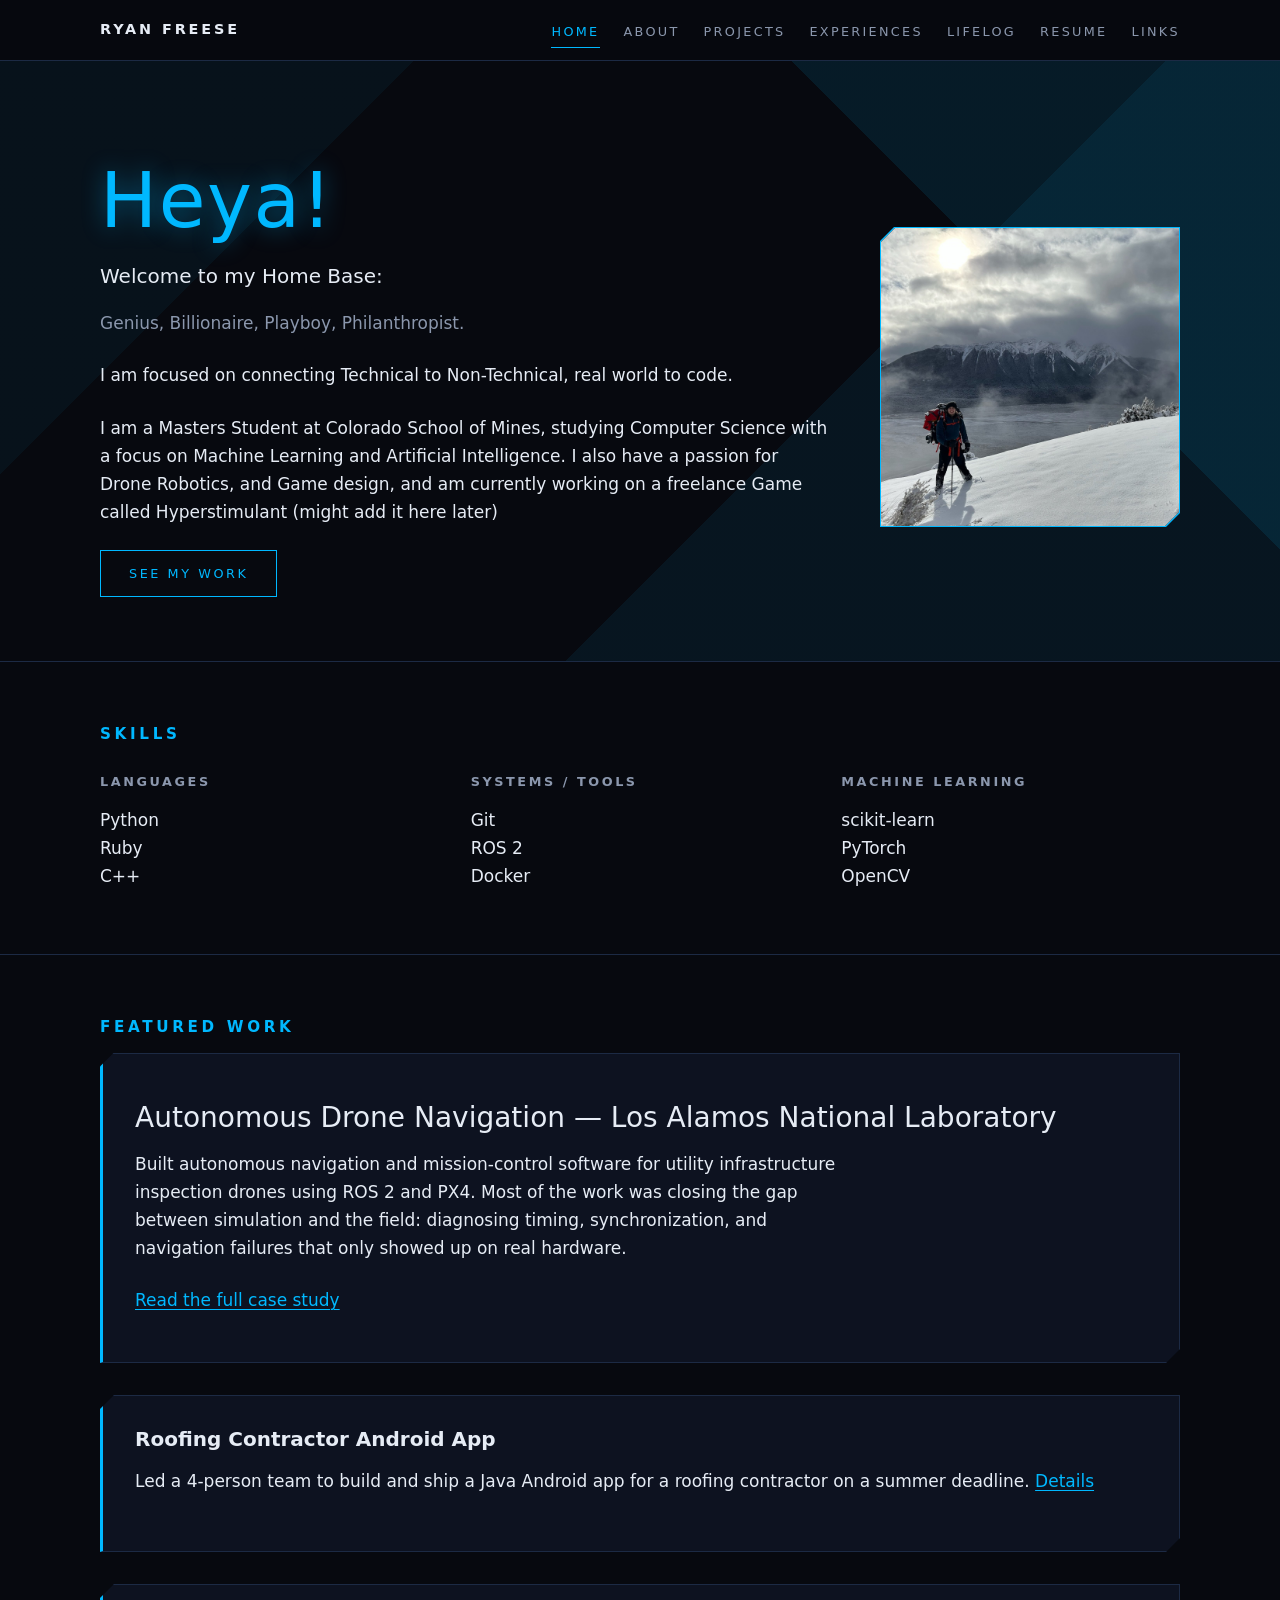
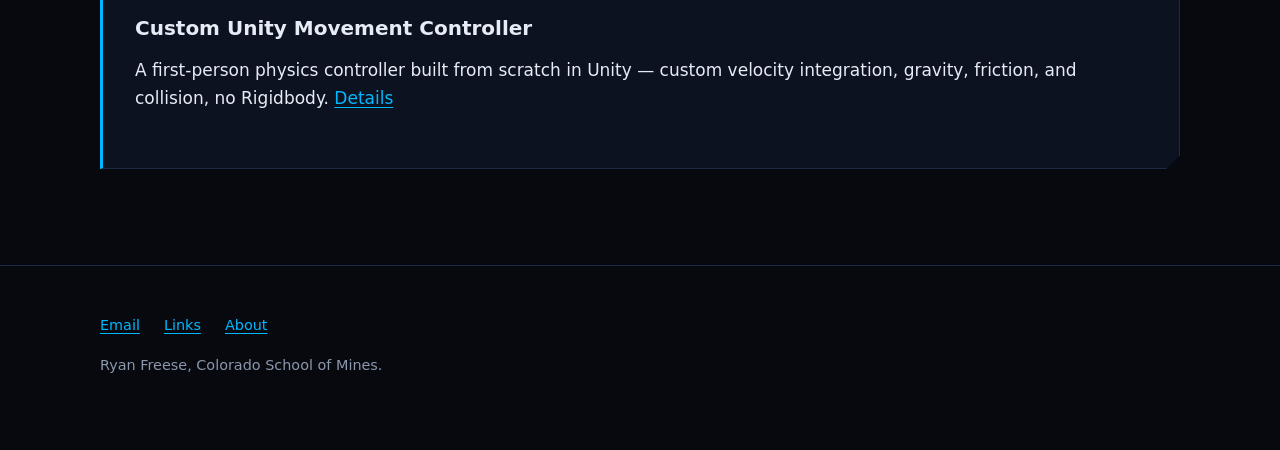
<file: index.html>
<!doctype html>
<html lang="en">
<head>
  <meta charset="utf-8">
  <meta name="viewport" content="width=device-width, initial-scale=1">
  <title>Ryan Freese</title>
  <meta name="description" content="Ryan Freese, computer science master's student. Projects, skills and a lifelog.">
  <link rel="stylesheet" href="style.css">
</head>
<body>

  <header class="site-header">
    <div class="wrap">
      <a class="brand" href="index.html">Ryan Freese</a>
      <nav aria-label="Main">
        <ul class="nav">
          <li><a href="index.html" aria-current="page">Home</a></li>
          <li><a href="about.html">About</a></li>
          <li><a href="projects/">Projects</a></li>
          <li><a href="experiences/">Experiences</a></li>
          <li><a href="lifelog/">Lifelog</a></li>
          <li><a href="resume/">Resume</a></li>
          <li><a href="links/">Links</a></li>
        </ul>
      </nav>
    </div>
  </header>

  <main>
    <section class="hero">
      <div class="wrap">
        <div>
          <h1><span>Heya!</span></h1>
          <p class="lead">Welcome to my Home Base:</p>
          <p class="intro">
            Genius, Billionaire, Playboy, Philanthropist.
          </p>
          <p>
            I am focused on connecting Technical to Non-Technical, real world to code. 
          </p>
          <p>
            I am a Masters Student at Colorado School of Mines, studying Computer Science with a focus on Machine Learning and Artificial Intelligence. I also have a passion for Drone Robotics, and Game design, and am currently working on a freelance Game called Hyperstimulant (might add it here later)
          </p>
          <a class="btn" href="projects/">See my work</a>
        </div>
        <div class="portrait">
          <div><img src="imago/Main%20Image.jpg" alt="Ryan Freese"></div>
        </div>
      </div>
    </section>

    <section class="section" id="skills">
      <div class="wrap">
        <h2>Skills</h2>

        <div class="skill-lists">
          <div>
            <h3>Languages</h3>
            <p>Python<br>Ruby<br>C++</p>
          </div>
          <div>
            <h3>Systems / Tools</h3>
            <p>Git<br>ROS 2<br>Docker</p>
          </div>
          <div>
            <h3>Machine Learning</h3>
            <p>scikit-learn<br>PyTorch<br>OpenCV</p>
          </div>
        </div>
      </div>
    </section>

    <section class="section" id="work">
      <div class="wrap">
        <h2>Featured work</h2>

        <article class="case case--major">
          <h3>Autonomous Drone Navigation — Los Alamos National Laboratory</h3>
          <p class="prose">Built autonomous navigation and mission-control software for utility infrastructure inspection drones using ROS 2 and PX4. Most of the work was closing the gap between simulation and the field: diagnosing timing, synchronization, and navigation failures that only showed up on real hardware.</p>
          <a href="projects/">Read the full case study</a>
        </article>

        <article class="case case--minor">
          <h3>Roofing Contractor Android App</h3>
          <p>Led a 4-person team to build and ship a Java Android app for a roofing contractor on a summer deadline. <a href="projects/">Details</a></p>
        </article>

        <article class="case case--minor">
          <h3>Custom Unity Movement Controller</h3>
          <p>A first-person physics controller built from scratch in Unity — custom velocity integration, gravity, friction, and collision, no Rigidbody. <a href="projects/">Details</a></p>
        </article>
      </div>
    </section>
  </main>

  <footer class="site-footer">
    <div class="wrap">
      <ul>
        <li><a href="mailto:rfreese@mines.edu">Email</a></li>
        <li><a href="links/">Links</a></li>
        <li><a href="about.html">About</a></li>
      </ul>
      <p>Ryan Freese, Colorado School of Mines.</p>
    </div>
  </footer>

</body>
</html>
</file>
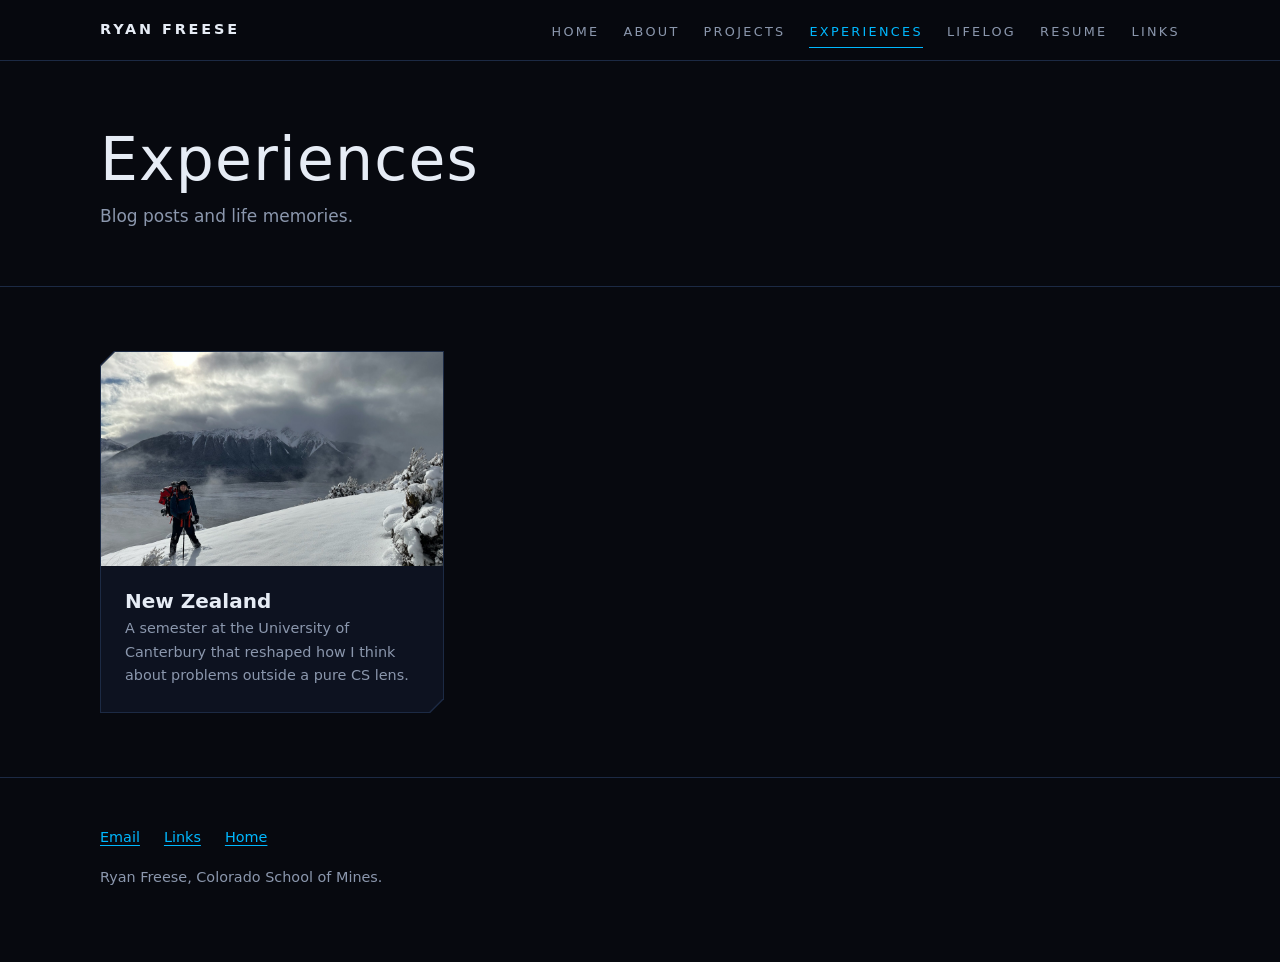
<file: experiences/index.html>
<!doctype html>
<html lang="en">
<head>
  <meta charset="utf-8">
  <meta name="viewport" content="width=device-width, initial-scale=1">
  <title>Experiences | Ryan Freese</title>
  <link rel="stylesheet" href="../style.css">
</head>
<body>

  <header class="site-header">
    <div class="wrap">
      <a class="brand" href="../index.html">Ryan Freese</a>
      <nav aria-label="Main">
        <ul class="nav">
          <li><a href="../index.html">Home</a></li>
          <li><a href="../about.html">About</a></li>
          <li><a href="../projects/">Projects</a></li>
          <li><a href="../experiences/" aria-current="page">Experiences</a></li>
          <li><a href="../lifelog/">Lifelog</a></li>
          <li><a href="../resume/">Resume</a></li>
          <li><a href="../links/">Links</a></li>
        </ul>
      </nav>
    </div>
  </header>

  <main>
    <div class="page-title">
      <div class="wrap">
        <h1>Experiences</h1>
        <p class="muted">Blog posts and life memories.</p>
      </div>
    </div>

    <section class="section">
      <div class="wrap">

        <!--
          HOW TO ADD A NEW POST (no coding needed, no need for Claude):

          1. Duplicate experiences/TEMPLATE-post.html and rename the COPY,
             lowercase with dashes, no spaces — e.g. spring-break-nz.html.
          2. Open your new file and replace every [FILL IN] spot: title,
             quick description, photo file name, and the actual post text.
          3. Drop your photo into experiences/images/ and point the
             <img src="images/..."> at that file name (in both the new
             post file AND the card you add in step 4).
          4. Copy ONE card block below — everything from <a class="exp-card"
             down to its closing </a> — paste it above this comment, then
             edit its href, photo, title and description to match your
             new post.

          That's the whole workflow. Nothing else needs to change.
        -->

        <div class="exp-grid">

          <a class="exp-card" href="new-zealand.html">
            <div class="exp-card__inner">
              <div class="exp-card__media"><img src="../imago/Main%20Image.jpg" alt=""></div>
              <div class="exp-card__body">
                <h3>New Zealand</h3>
                <p>A semester at the University of Canterbury that reshaped how I think about problems outside a pure CS lens.</p>
              </div>
            </div>
          </a>

        </div>

      </div>
    </section>
  </main>

  <footer class="site-footer">
    <div class="wrap">
      <ul>
        <li><a href="mailto:rfreese@mines.edu">Email</a></li>
        <li><a href="../links/">Links</a></li>
        <li><a href="../index.html">Home</a></li>
      </ul>
      <p>Ryan Freese, Colorado School of Mines.</p>
    </div>
  </footer>

</body>
</html>
</file>
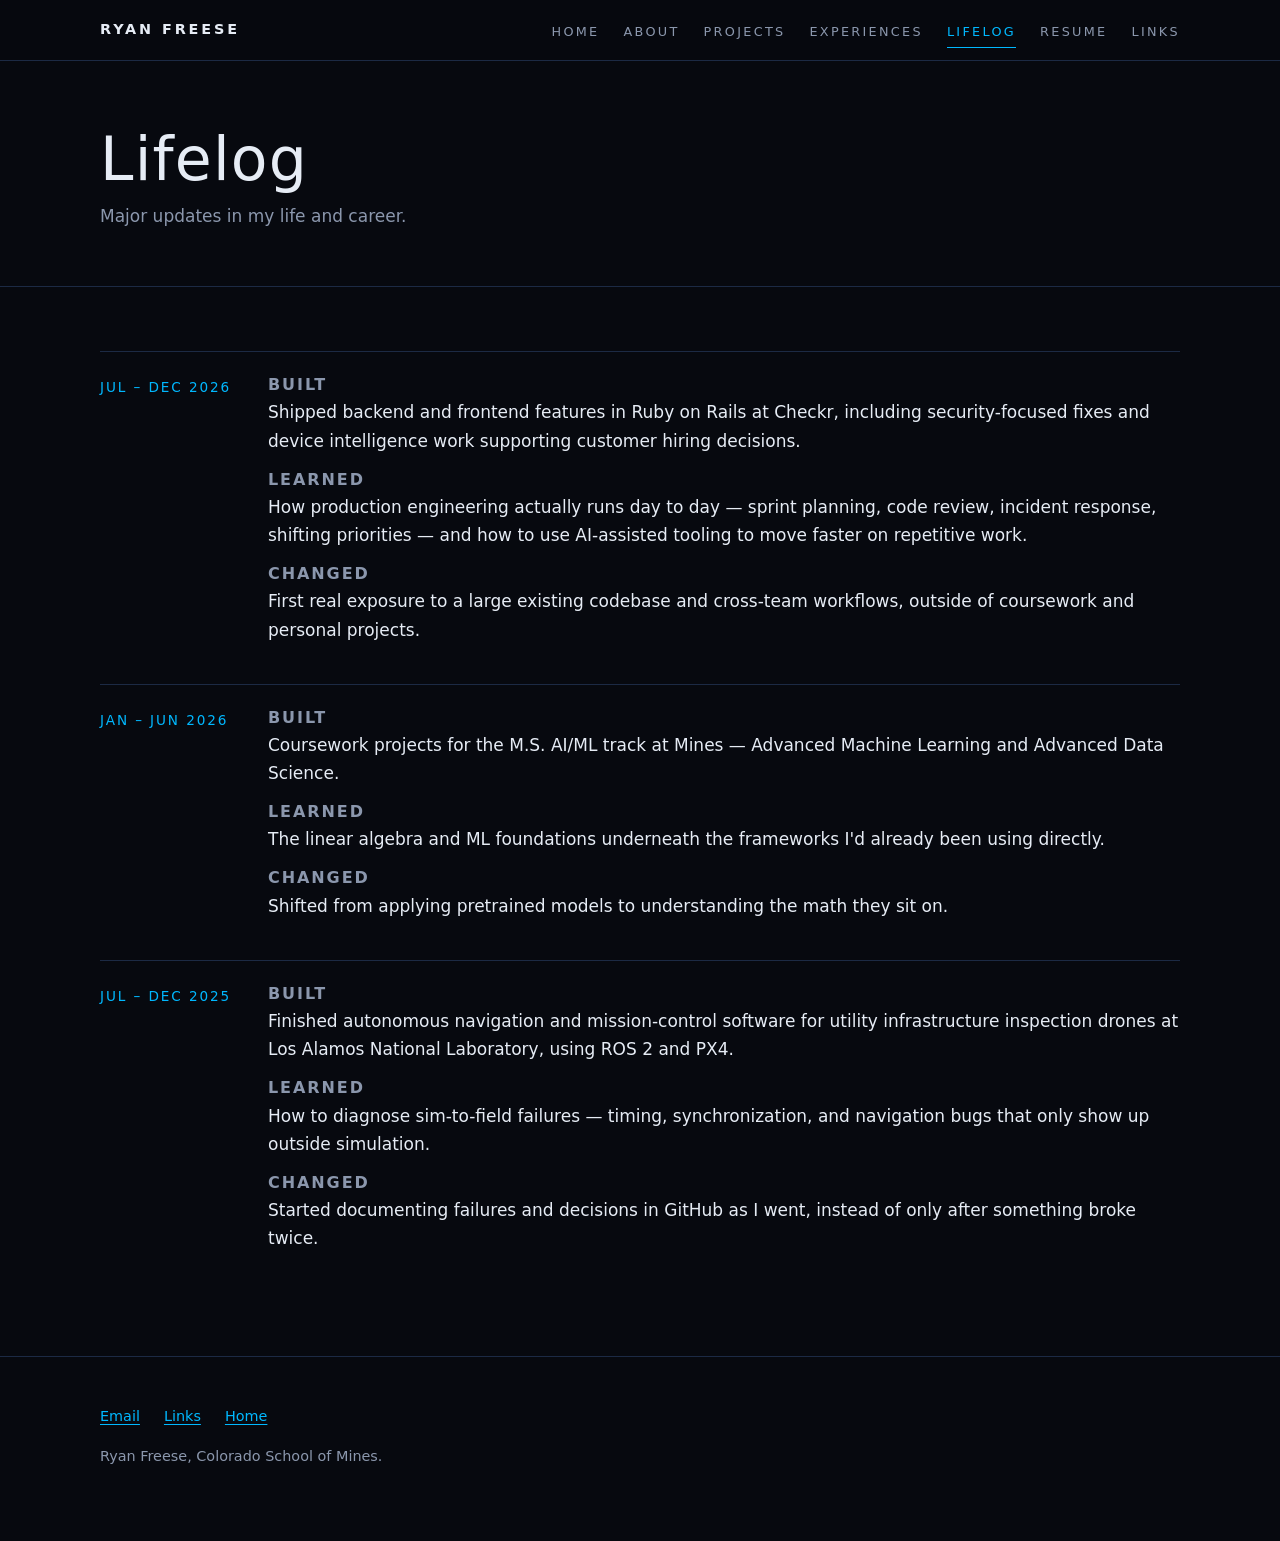
<file: lifelog/index.html>
<!doctype html>
<html lang="en">
<head>
  <meta charset="utf-8">
  <meta name="viewport" content="width=device-width, initial-scale=1">
  <title>Lifelog | Ryan Freese</title>
  <link rel="stylesheet" href="../style.css">
</head>
<body>

  <header class="site-header">
    <div class="wrap">
      <a class="brand" href="../index.html">Ryan Freese</a>
      <nav aria-label="Main">
        <ul class="nav">
          <li><a href="../index.html">Home</a></li>
          <li><a href="../about.html">About</a></li>
          <li><a href="../projects/">Projects</a></li>
          <li><a href="../experiences/">Experiences</a></li>
          <li><a href="../lifelog/" aria-current="page">Lifelog</a></li>
          <li><a href="../resume/">Resume</a></li>
          <li><a href="../links/">Links</a></li>
        </ul>
      </nav>
    </div>
  </header>

  <main>
    <div class="page-title">
      <div class="wrap">
        <h1>Lifelog</h1>
        <p class="muted">Major updates in my life and career.</p>
      </div>
    </div>

    <section class="section">
      <div class="wrap">

        <article class="log-entry">
          <time datetime="2026-07">Jul – Dec 2026</time>
          <div>
            <h3>Built</h3><p>Shipped backend and frontend features in Ruby on Rails at Checkr, including security-focused fixes and device intelligence work supporting customer hiring decisions.</p>
            <h3>Learned</h3><p>How production engineering actually runs day to day — sprint planning, code review, incident response, shifting priorities — and how to use AI-assisted tooling to move faster on repetitive work.</p>
            <h3>Changed</h3><p>First real exposure to a large existing codebase and cross-team workflows, outside of coursework and personal projects.</p>
          </div>
        </article>

        <article class="log-entry">
          <time datetime="2026-01">Jan – Jun 2026</time>
          <div>
            <h3>Built</h3><p>Coursework projects for the M.S. AI/ML track at Mines — Advanced Machine Learning and Advanced Data Science.</p>
            <h3>Learned</h3><p>The linear algebra and ML foundations underneath the frameworks I'd already been using directly.</p>
            <h3>Changed</h3><p>Shifted from applying pretrained models to understanding the math they sit on.</p>
          </div>
        </article>

        <article class="log-entry">
          <time datetime="2025-07">Jul – Dec 2025</time>
          <div>
            <h3>Built</h3><p>Finished autonomous navigation and mission-control software for utility infrastructure inspection drones at Los Alamos National Laboratory, using ROS 2 and PX4.</p>
            <h3>Learned</h3><p>How to diagnose sim-to-field failures — timing, synchronization, and navigation bugs that only show up outside simulation.</p>
            <h3>Changed</h3><p>Started documenting failures and decisions in GitHub as I went, instead of only after something broke twice.</p>
          </div>
        </article>

      </div>
    </section>
  </main>

  <footer class="site-footer">
    <div class="wrap">
      <ul>
        <li><a href="mailto:rfreese@mines.edu">Email</a></li>
        <li><a href="../links/">Links</a></li>
        <li><a href="../index.html">Home</a></li>
      </ul>
      <p>Ryan Freese, Colorado School of Mines.</p>
    </div>
  </footer>

</body>
</html>
</file>
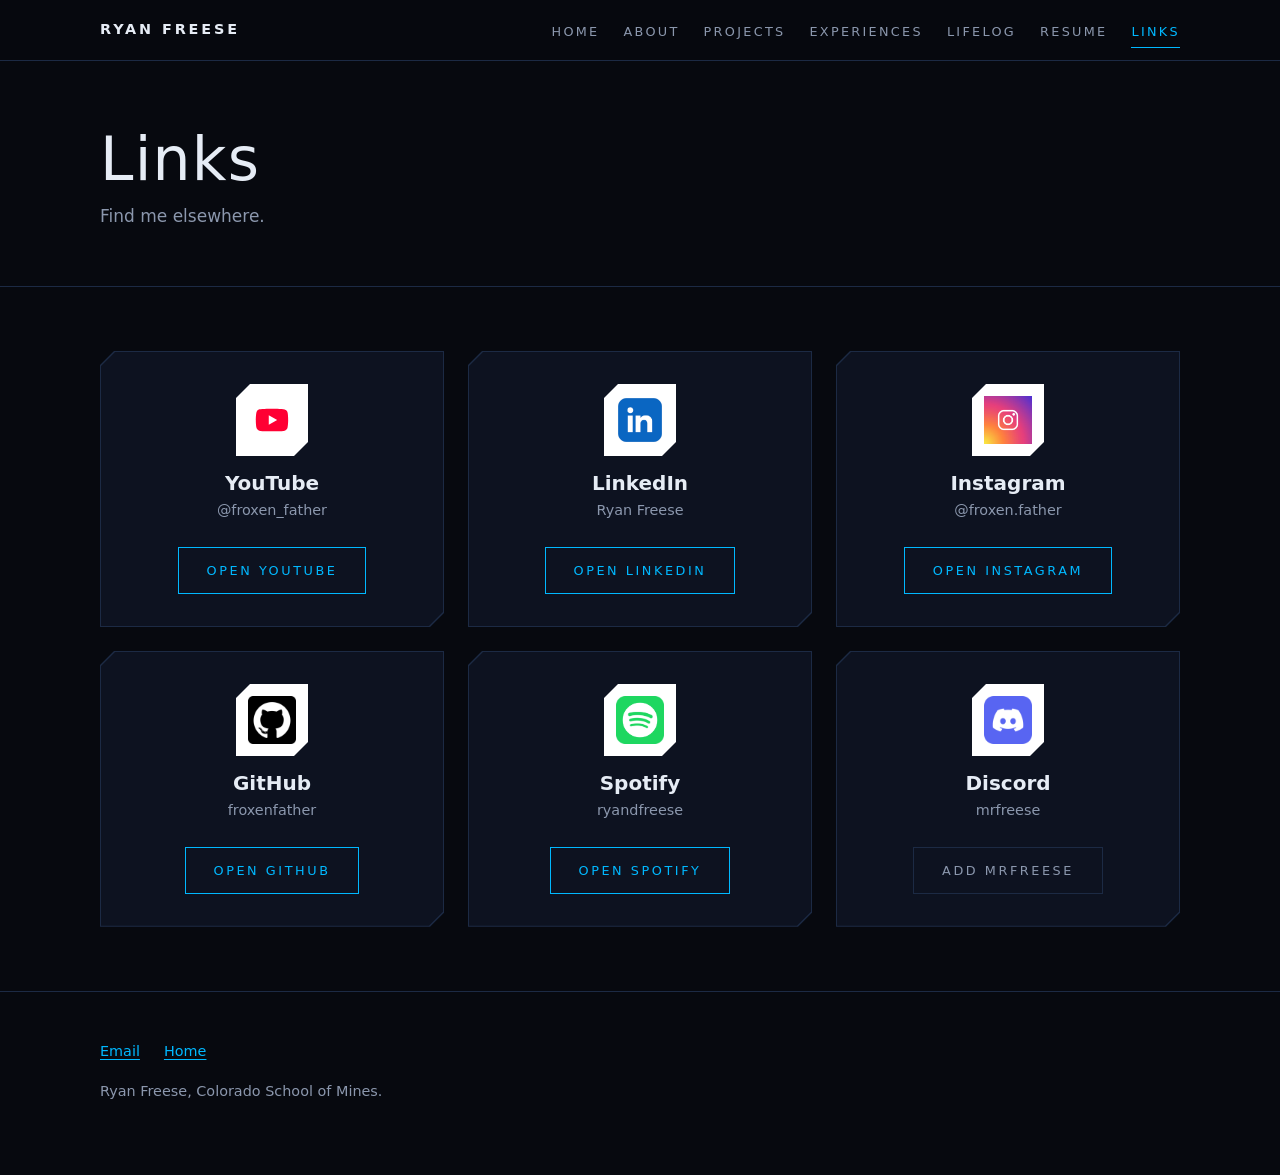
<file: links/index.html>
<!doctype html>
<html lang="en">
<head>
  <meta charset="utf-8">
  <meta name="viewport" content="width=device-width, initial-scale=1">
  <title>Links | Ryan Freese</title>
  <link rel="stylesheet" href="../style.css">
</head>
<body>

  <header class="site-header">
    <div class="wrap">
      <a class="brand" href="../index.html">Ryan Freese</a>
      <nav aria-label="Main">
        <ul class="nav">
          <li><a href="../index.html">Home</a></li>
          <li><a href="../about.html">About</a></li>
          <li><a href="../projects/">Projects</a></li>
          <li><a href="../experiences/">Experiences</a></li>
          <li><a href="../lifelog/">Lifelog</a></li>
          <li><a href="../resume/">Resume</a></li>
          <li><a href="../links/" aria-current="page">Links</a></li>
        </ul>
      </nav>
    </div>
  </header>

  <main>
    <div class="page-title">
      <div class="wrap">
        <h1>Links</h1>
        <p class="muted">Find me elsewhere.</p>
      </div>
    </div>

    <section class="section">
      <div class="wrap">
        <ul class="links-grid">

          <li class="link-card"><div>
            <div class="logo" aria-hidden="true"><img src="../imago/Youtube.svg" alt=""></div>
            <h3>YouTube</h3>
            <p class="muted">@froxen_father</p>
            <a class="btn" href="https://www.youtube.com/@froxen_father">Open YouTube</a>
          </div></li>

          <li class="link-card"><div>
            <div class="logo" aria-hidden="true"><img src="../imago/linkedin.avif" alt=""></div>
            <h3>LinkedIn</h3>
            <p class="muted">Ryan Freese</p>
            <a class="btn" href="https://www.linkedin.com/in/ryan-freese-b9702a249/">Open LinkedIn</a>
          </div></li>

          <li class="link-card"><div>
            <div class="logo" aria-hidden="true"><img src="../imago/instagram-logo_1199-122.avif" alt=""></div>
            <h3>Instagram</h3>
            <p class="muted">@froxen.father</p>
            <a class="btn" href="https://www.instagram.com/froxen.father/">Open Instagram</a>
          </div></li>

          <li class="link-card"><div>
            <div class="logo" aria-hidden="true"><img src="../imago/gitbuh.png" alt=""></div>
            <h3>GitHub</h3>
            <p class="muted">froxenfather</p>
            <a class="btn" href="https://github.com/froxenfather">Open GitHub</a>
          </div></li>

          <li class="link-card"><div>
            <div class="logo" aria-hidden="true"><img src="../imago/spotiufy.png" alt=""></div>
            <h3>Spotify</h3>
            <p class="muted">ryandfreese</p>
            <a class="btn" href="https://open.spotify.com/user/ryandfreese">Open Spotify</a>
          </div></li>

          <li class="link-card"><div>
            <div class="logo" aria-hidden="true"><img src="../imago/discord.webp" alt=""></div>
            <h3>Discord</h3>
            <p class="muted">mrfreese</p>
            <span class="btn" aria-disabled="true">Add mrfreese</span>
          </div></li>

        </ul>
      </div>
    </section>
  </main>

  <footer class="site-footer">
    <div class="wrap">
      <ul>
        <li><a href="mailto:rfreese@mines.edu">Email</a></li>
        <li><a href="../index.html">Home</a></li>
      </ul>
      <p>Ryan Freese, Colorado School of Mines.</p>
    </div>
  </footer>

</body>
</html>
</file>
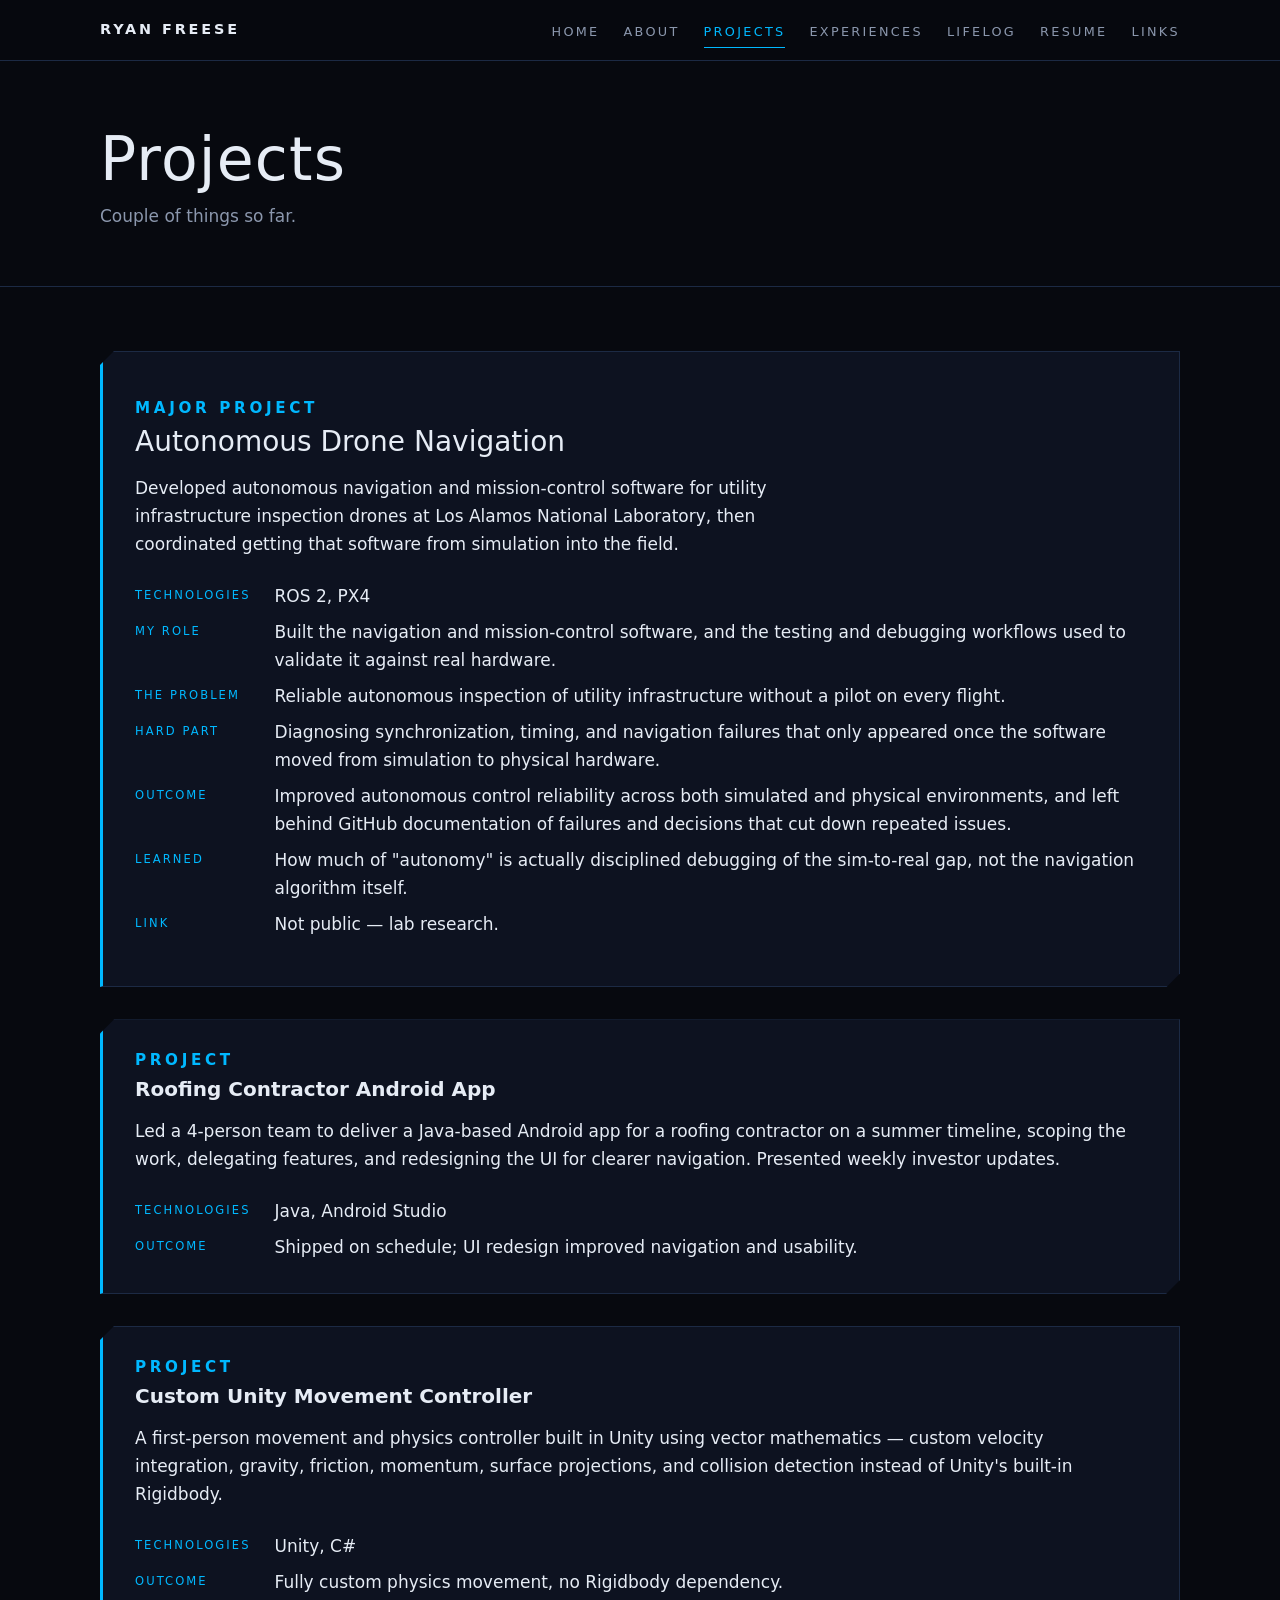
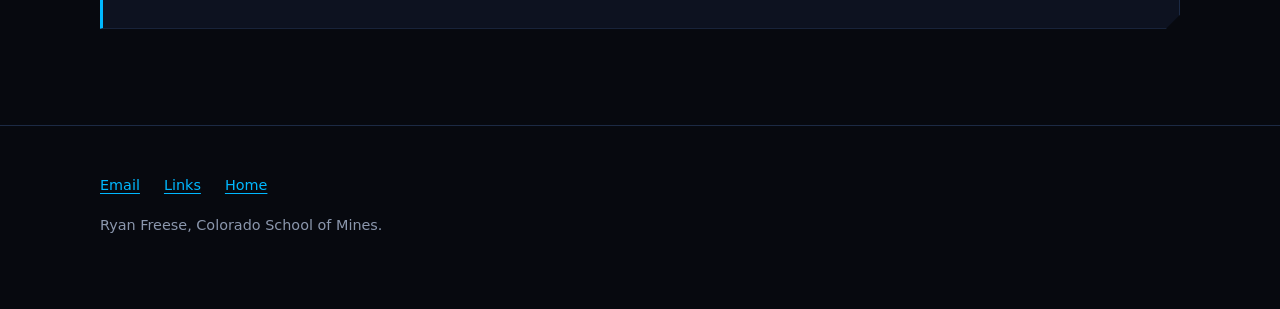
<file: projects/index.html>
<!doctype html>
<html lang="en">
<head>
  <meta charset="utf-8">
  <meta name="viewport" content="width=device-width, initial-scale=1">
  <title>Projects | Ryan Freese</title>
  <link rel="stylesheet" href="../style.css">
</head>
<body>

  <header class="site-header">
    <div class="wrap">
      <a class="brand" href="../index.html">Ryan Freese</a>
      <nav aria-label="Main">
        <ul class="nav">
          <li><a href="../index.html">Home</a></li>
          <li><a href="../about.html">About</a></li>
          <li><a href="../projects/" aria-current="page">Projects</a></li>
          <li><a href="../experiences/">Experiences</a></li>
          <li><a href="../lifelog/">Lifelog</a></li>
          <li><a href="../resume/">Resume</a></li>
          <li><a href="../links/">Links</a></li>
        </ul>
      </nav>
    </div>
  </header>

  <main>
    <div class="page-title">
      <div class="wrap">
        <h1>Projects</h1>
        <p class="muted">Couple of things so far.</p>
      </div>
    </div>

    <section class="section">
      <div class="wrap">

        <article class="case case--major">
          <h2>Major project</h2>
          <h3>Autonomous Drone Navigation</h3>
          <p class="prose">Developed autonomous navigation and mission-control software for utility infrastructure inspection drones at Los Alamos National Laboratory, then coordinated getting that software from simulation into the field.</p>
          <dl>
            <dt>Technologies</dt><dd>ROS 2, PX4</dd>
            <dt>My role</dt><dd>Built the navigation and mission-control software, and the testing and debugging workflows used to validate it against real hardware.</dd>
            <dt>The problem</dt><dd>Reliable autonomous inspection of utility infrastructure without a pilot on every flight.</dd>
            <dt>Hard part</dt><dd>Diagnosing synchronization, timing, and navigation failures that only appeared once the software moved from simulation to physical hardware.</dd>
            <dt>Outcome</dt><dd>Improved autonomous control reliability across both simulated and physical environments, and left behind GitHub documentation of failures and decisions that cut down repeated issues.</dd>
            <dt>Learned</dt><dd>How much of "autonomy" is actually disciplined debugging of the sim-to-real gap, not the navigation algorithm itself.</dd>
            <dt>Link</dt><dd>Not public — lab research.</dd>
          </dl>
        </article>

        <article class="case case--minor">
          <h2>Project</h2>
          <h3>Roofing Contractor Android App</h3>
          <p>Led a 4-person team to deliver a Java-based Android app for a roofing contractor on a summer timeline, scoping the work, delegating features, and redesigning the UI for clearer navigation. Presented weekly investor updates.</p>
          <dl>
            <dt>Technologies</dt><dd>Java, Android Studio</dd>
            <dt>Outcome</dt><dd>Shipped on schedule; UI redesign improved navigation and usability.</dd>
          </dl>
        </article>

        <article class="case case--minor">
          <h2>Project</h2>
          <h3>Custom Unity Movement Controller</h3>
          <p>A first-person movement and physics controller built in Unity using vector mathematics — custom velocity integration, gravity, friction, momentum, surface projections, and collision detection instead of Unity's built-in Rigidbody.</p>
          <dl>
            <dt>Technologies</dt><dd>Unity, C#</dd>
            <dt>Outcome</dt><dd>Fully custom physics movement, no Rigidbody dependency.</dd>
          </dl>
        </article>

      </div>
    </section>
  </main>

  <footer class="site-footer">
    <div class="wrap">
      <ul>
        <li><a href="mailto:rfreese@mines.edu">Email</a></li>
        <li><a href="../links/">Links</a></li>
        <li><a href="../index.html">Home</a></li>
      </ul>
      <p>Ryan Freese, Colorado School of Mines.</p>
    </div>
  </footer>

</body>
</html>
</file>
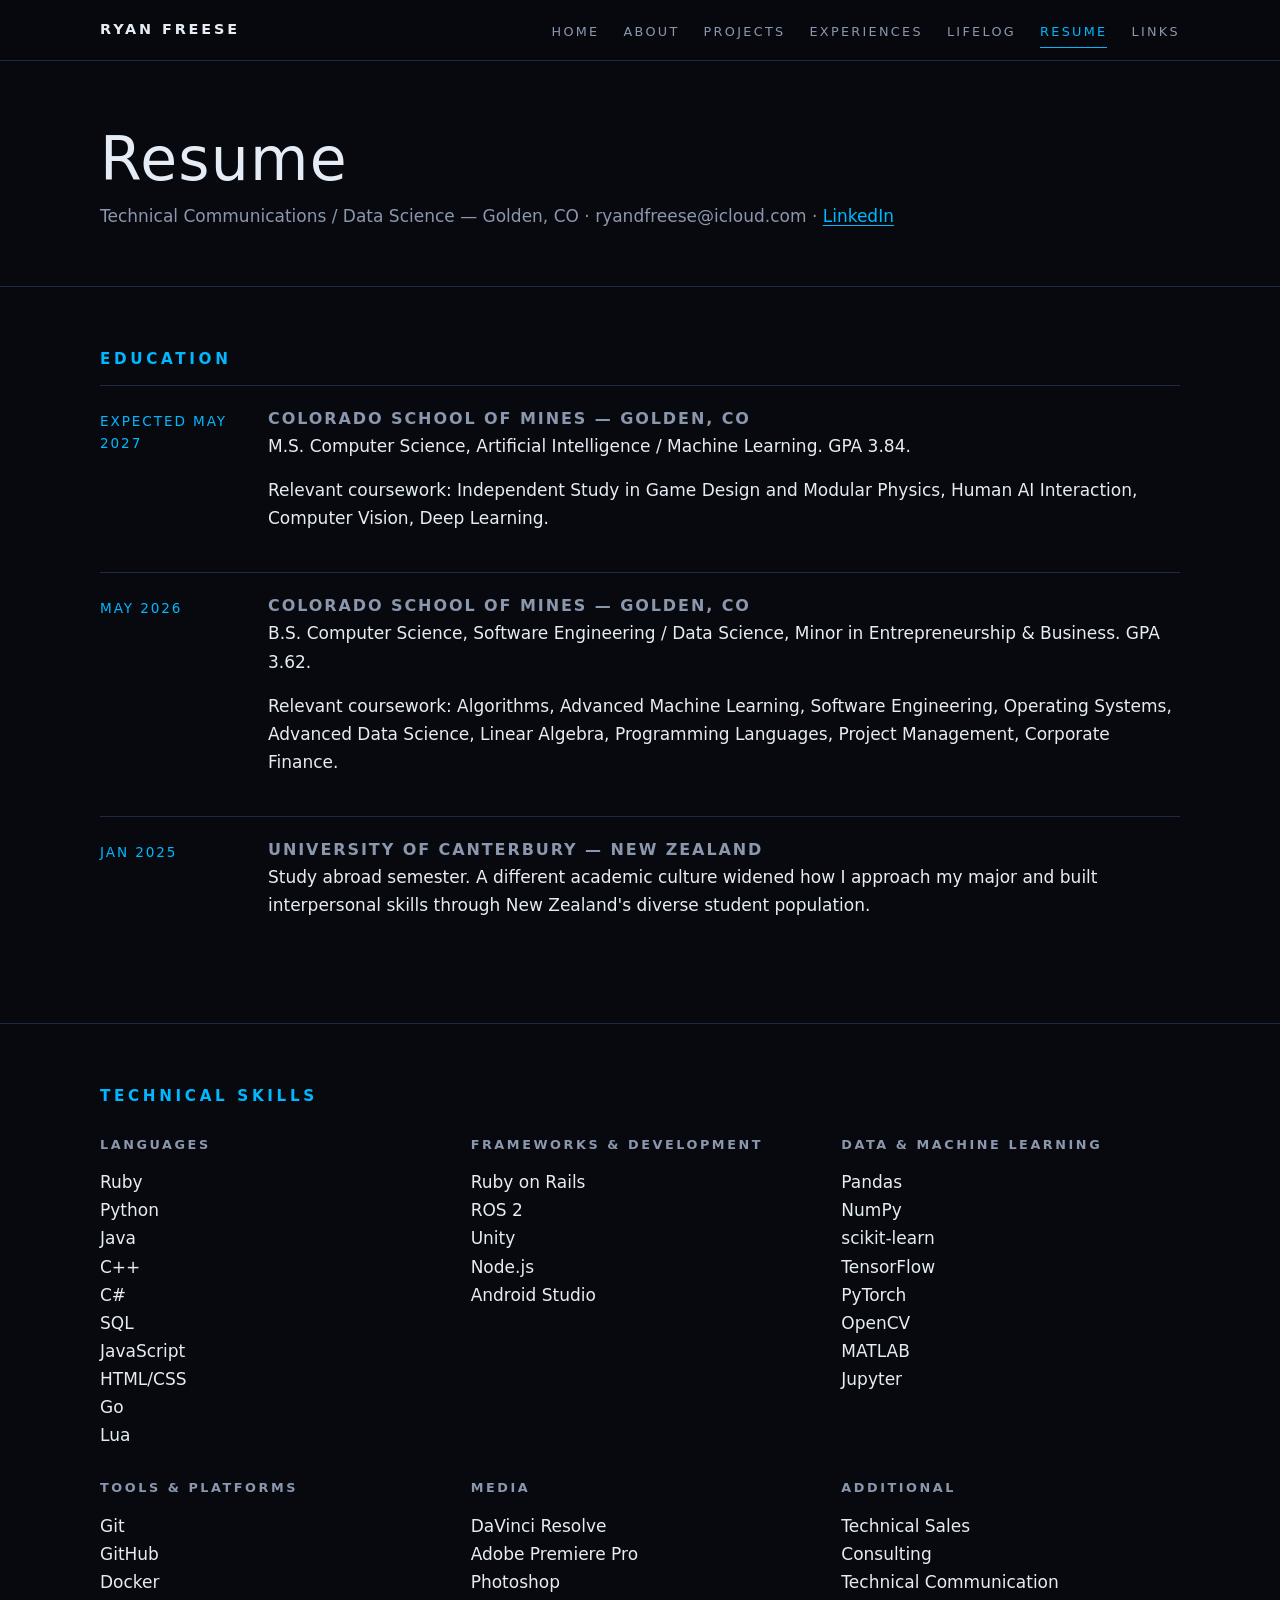
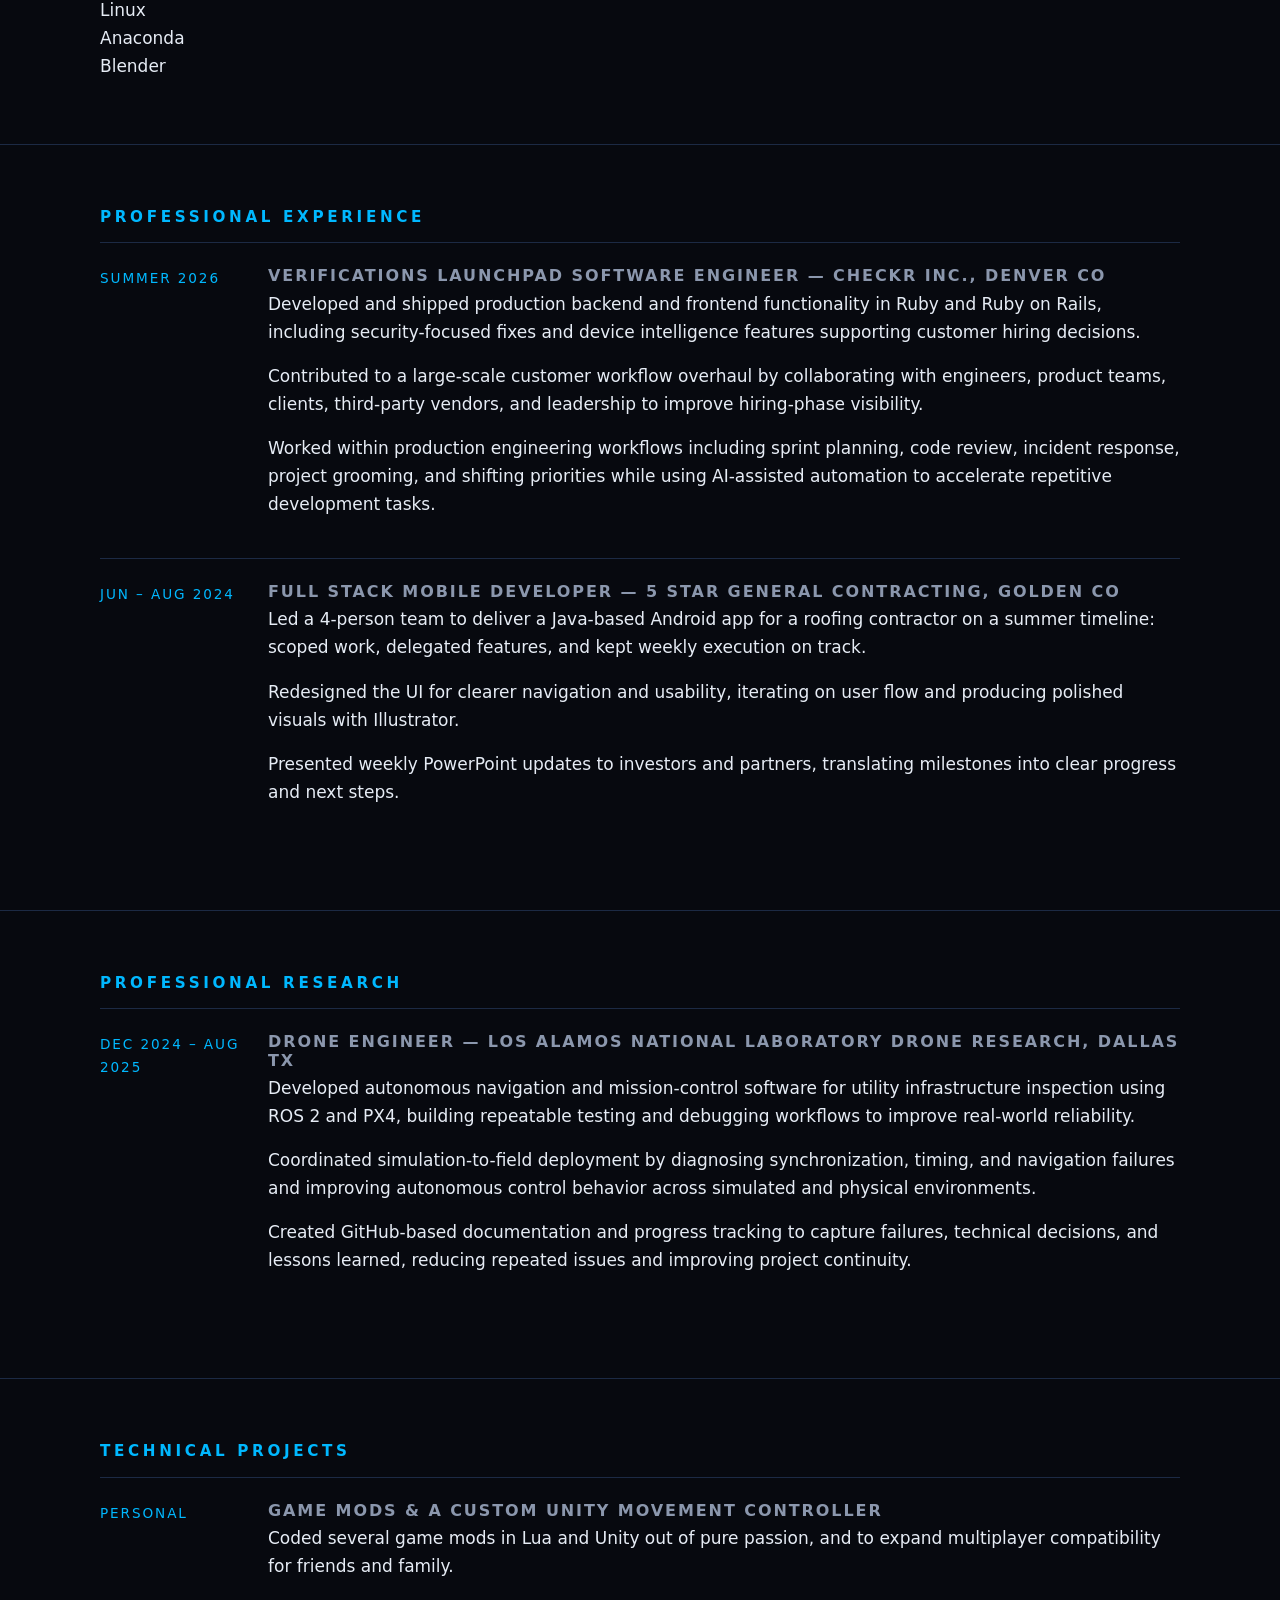
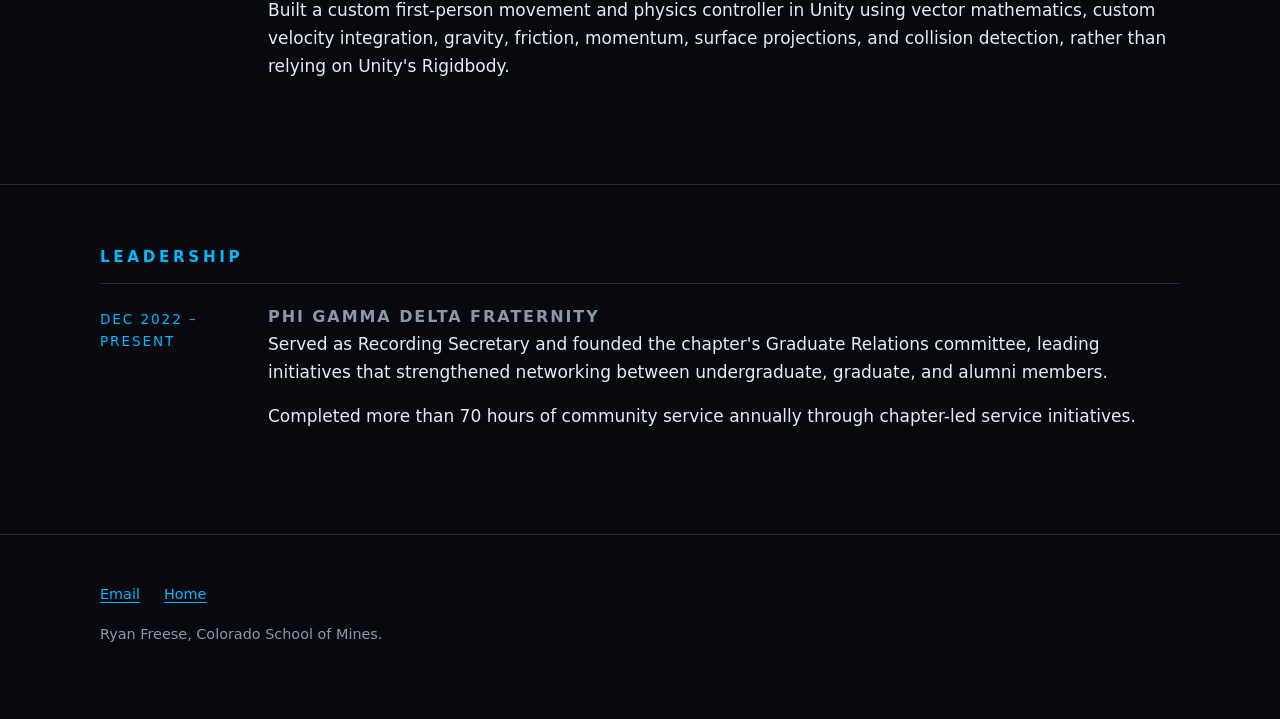
<file: resume/index.html>
<!doctype html>
<html lang="en">
<head>
  <meta charset="utf-8">
  <meta name="viewport" content="width=device-width, initial-scale=1">
  <title>Resume | Ryan Freese</title>
  <link rel="stylesheet" href="../style.css">
</head>
<body>

  <header class="site-header">
    <div class="wrap">
      <a class="brand" href="../index.html">Ryan Freese</a>
      <nav aria-label="Main">
        <ul class="nav">
          <li><a href="../index.html">Home</a></li>
          <li><a href="../about.html">About</a></li>
          <li><a href="../projects/">Projects</a></li>
          <li><a href="../experiences/">Experiences</a></li>
          <li><a href="../lifelog/">Lifelog</a></li>
          <li><a href="../resume/" aria-current="page">Resume</a></li>
          <li><a href="../links/">Links</a></li>
        </ul>
      </nav>
    </div>
  </header>

  <main>
    <div class="page-title">
      <div class="wrap">
        <h1>Resume</h1>
        <p class="muted">Technical Communications / Data Science — Golden, CO · ryandfreese@icloud.com · <a href="https://www.linkedin.com/in/ryan-freese-b9702a249/">LinkedIn</a></p>
      </div>
    </div>

    <section class="section">
      <div class="wrap">
        <h2>Education</h2>

        <article class="log-entry">
          <time>Expected May 2027</time>
          <div>
            <h3>Colorado School of Mines — Golden, CO</h3>
            <p>M.S. Computer Science, Artificial Intelligence / Machine Learning. GPA 3.84.</p>
            <p>Relevant coursework: Independent Study in Game Design and Modular Physics, Human AI Interaction, Computer Vision, Deep Learning.</p>
          </div>
        </article>

        <article class="log-entry">
          <time>May 2026</time>
          <div>
            <h3>Colorado School of Mines — Golden, CO</h3>
            <p>B.S. Computer Science, Software Engineering / Data Science, Minor in Entrepreneurship &amp; Business. GPA 3.62.</p>
            <p>Relevant coursework: Algorithms, Advanced Machine Learning, Software Engineering, Operating Systems, Advanced Data Science, Linear Algebra, Programming Languages, Project Management, Corporate Finance.</p>
          </div>
        </article>

        <article class="log-entry">
          <time>Jan 2025</time>
          <div>
            <h3>University of Canterbury — New Zealand</h3>
            <p>Study abroad semester. A different academic culture widened how I approach my major and built interpersonal skills through New Zealand's diverse student population.</p>
          </div>
        </article>
      </div>
    </section>

    <section class="section">
      <div class="wrap">
        <h2>Technical skills</h2>
        <div class="skill-lists">
          <div>
            <h3>Languages</h3>
            <p>Ruby<br>Python<br>Java<br>C++<br>C#<br>SQL<br>JavaScript<br>HTML/CSS<br>Go<br>Lua</p>
          </div>
          <div>
            <h3>Frameworks &amp; Development</h3>
            <p>Ruby on Rails<br>ROS 2<br>Unity<br>Node.js<br>Android Studio</p>
          </div>
          <div>
            <h3>Data &amp; Machine Learning</h3>
            <p>Pandas<br>NumPy<br>scikit-learn<br>TensorFlow<br>PyTorch<br>OpenCV<br>MATLAB<br>Jupyter</p>
          </div>
          <div>
            <h3>Tools &amp; Platforms</h3>
            <p>Git<br>GitHub<br>Docker<br>Linux<br>Anaconda<br>Blender</p>
          </div>
          <div>
            <h3>Media</h3>
            <p>DaVinci Resolve<br>Adobe Premiere Pro<br>Photoshop</p>
          </div>
          <div>
            <h3>Additional</h3>
            <p>Technical Sales<br>Consulting<br>Technical Communication</p>
          </div>
        </div>
      </div>
    </section>

    <section class="section">
      <div class="wrap">
        <h2>Professional experience</h2>

        <article class="log-entry">
          <time>Summer 2026</time>
          <div>
            <h3>Verifications Launchpad Software Engineer — Checkr Inc., Denver CO</h3>
            <p>Developed and shipped production backend and frontend functionality in Ruby and Ruby on Rails, including security-focused fixes and device intelligence features supporting customer hiring decisions.</p>
            <p>Contributed to a large-scale customer workflow overhaul by collaborating with engineers, product teams, clients, third-party vendors, and leadership to improve hiring-phase visibility.</p>
            <p>Worked within production engineering workflows including sprint planning, code review, incident response, project grooming, and shifting priorities while using AI-assisted automation to accelerate repetitive development tasks.</p>
          </div>
        </article>

        <article class="log-entry">
          <time>Jun – Aug 2024</time>
          <div>
            <h3>Full Stack Mobile Developer — 5 Star General Contracting, Golden CO</h3>
            <p>Led a 4-person team to deliver a Java-based Android app for a roofing contractor on a summer timeline: scoped work, delegated features, and kept weekly execution on track.</p>
            <p>Redesigned the UI for clearer navigation and usability, iterating on user flow and producing polished visuals with Illustrator.</p>
            <p>Presented weekly PowerPoint updates to investors and partners, translating milestones into clear progress and next steps.</p>
          </div>
        </article>
      </div>
    </section>

    <section class="section">
      <div class="wrap">
        <h2>Professional research</h2>

        <article class="log-entry">
          <time>Dec 2024 – Aug 2025</time>
          <div>
            <h3>Drone Engineer — Los Alamos National Laboratory Drone Research, Dallas TX</h3>
            <p>Developed autonomous navigation and mission-control software for utility infrastructure inspection using ROS 2 and PX4, building repeatable testing and debugging workflows to improve real-world reliability.</p>
            <p>Coordinated simulation-to-field deployment by diagnosing synchronization, timing, and navigation failures and improving autonomous control behavior across simulated and physical environments.</p>
            <p>Created GitHub-based documentation and progress tracking to capture failures, technical decisions, and lessons learned, reducing repeated issues and improving project continuity.</p>
          </div>
        </article>
      </div>
    </section>

    <section class="section">
      <div class="wrap">
        <h2>Technical projects</h2>

        <article class="log-entry">
          <time>Personal</time>
          <div>
            <h3>Game mods &amp; a custom Unity movement controller</h3>
            <p>Coded several game mods in Lua and Unity out of pure passion, and to expand multiplayer compatibility for friends and family.</p>
            <p>Built a custom first-person movement and physics controller in Unity using vector mathematics, custom velocity integration, gravity, friction, momentum, surface projections, and collision detection, rather than relying on Unity's Rigidbody.</p>
          </div>
        </article>
      </div>
    </section>

    <section class="section">
      <div class="wrap">
        <h2>Leadership</h2>

        <article class="log-entry">
          <time>Dec 2022 – Present</time>
          <div>
            <h3>Phi Gamma Delta Fraternity</h3>
            <p>Served as Recording Secretary and founded the chapter's Graduate Relations committee, leading initiatives that strengthened networking between undergraduate, graduate, and alumni members.</p>
            <p>Completed more than 70 hours of community service annually through chapter-led service initiatives.</p>
          </div>
        </article>
      </div>
    </section>
  </main>

  <footer class="site-footer">
    <div class="wrap">
      <ul>
        <li><a href="mailto:rfreese@mines.edu">Email</a></li>
        <li><a href="../index.html">Home</a></li>
      </ul>
      <p>Ryan Freese, Colorado School of Mines.</p>
    </div>
  </footer>

</body>
</html>
</file>
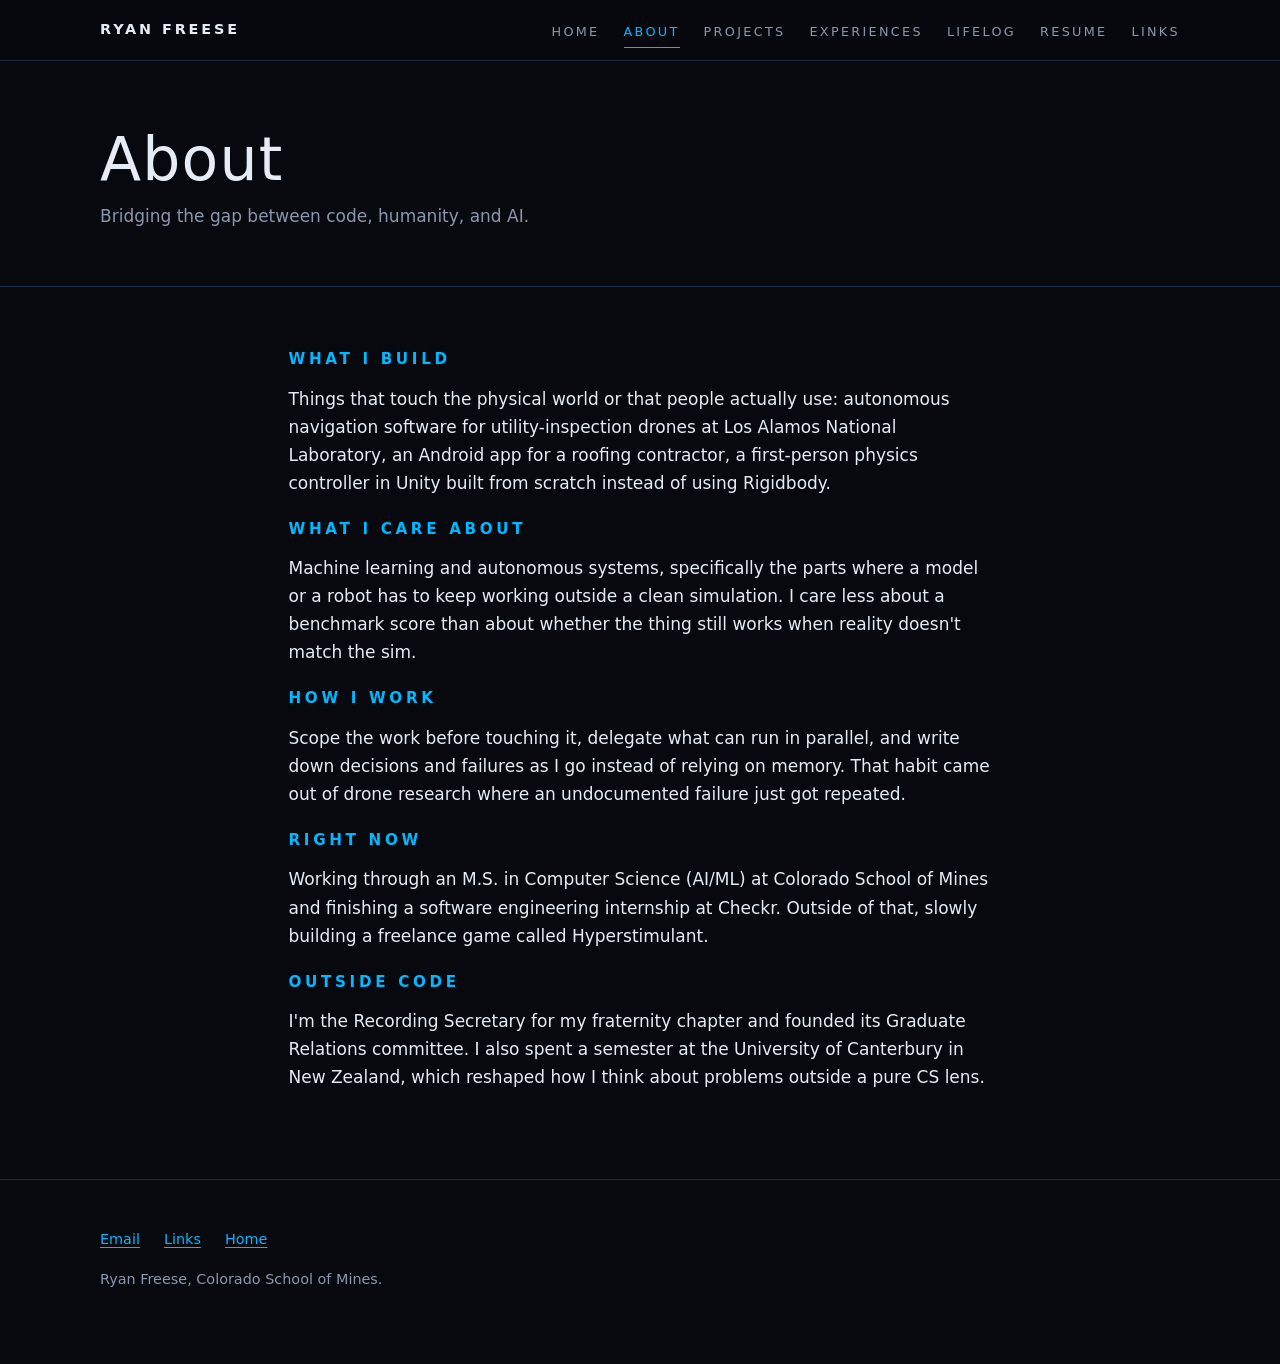
<file: about.html>
<!doctype html>
<html lang="en">
<head>
  <meta charset="utf-8">
  <meta name="viewport" content="width=device-width, initial-scale=1">
  <title>About | Ryan Freese</title>
  <link rel="stylesheet" href="style.css">
</head>
<body>

  <header class="site-header">
    <div class="wrap">
      <a class="brand" href="index.html">Ryan Freese</a>
      <nav aria-label="Main">
        <ul class="nav">
          <li><a href="index.html">Home</a></li>
          <li><a href="about.html" aria-current="page">About</a></li>
          <li><a href="projects/">Projects</a></li>
          <li><a href="experiences/">Experiences</a></li>
          <li><a href="lifelog/">Lifelog</a></li>
          <li><a href="resume/">Resume</a></li>
          <li><a href="links/">Links</a></li>
        </ul>
      </nav>
    </div>
  </header>

  <main>
    <div class="page-title">
      <div class="wrap">
        <h1>About</h1>
        <p class="muted">Bridging the gap between code, humanity, and AI.</p>
      </div>
    </div>

    <section class="section">
      <div class="wrap prose">
        <h2>What I build</h2>
        <p>Things that touch the physical world or that people actually use: autonomous navigation software for utility-inspection drones at Los Alamos National Laboratory, an Android app for a roofing contractor, a first-person physics controller in Unity built from scratch instead of using Rigidbody.</p>

        <h2>What I care about</h2>
        <p>Machine learning and autonomous systems, specifically the parts where a model or a robot has to keep working outside a clean simulation. I care less about a benchmark score than about whether the thing still works when reality doesn't match the sim.</p>

        <h2>How I work</h2>
        <p>Scope the work before touching it, delegate what can run in parallel, and write down decisions and failures as I go instead of relying on memory. That habit came out of drone research where an undocumented failure just got repeated.</p>

        <h2>Right now</h2>
        <p>Working through an M.S. in Computer Science (AI/ML) at Colorado School of Mines and finishing a software engineering internship at Checkr. Outside of that, slowly building a freelance game called Hyperstimulant.</p>

        <h2>Outside code</h2>
        <p>I'm the Recording Secretary for my fraternity chapter and founded its Graduate Relations committee. I also spent a semester at the University of Canterbury in New Zealand, which reshaped how I think about problems outside a pure CS lens.</p>
      </div>
    </section>
  </main>

  <footer class="site-footer">
    <div class="wrap">
      <ul>
        <li><a href="mailto:rfreese@mines.edu">Email</a></li>
        <li><a href="links/">Links</a></li>
        <li><a href="index.html">Home</a></li>
      </ul>
      <p>Ryan Freese, Colorado School of Mines.</p>
    </div>
  </footer>

</body>
</html>
</file>
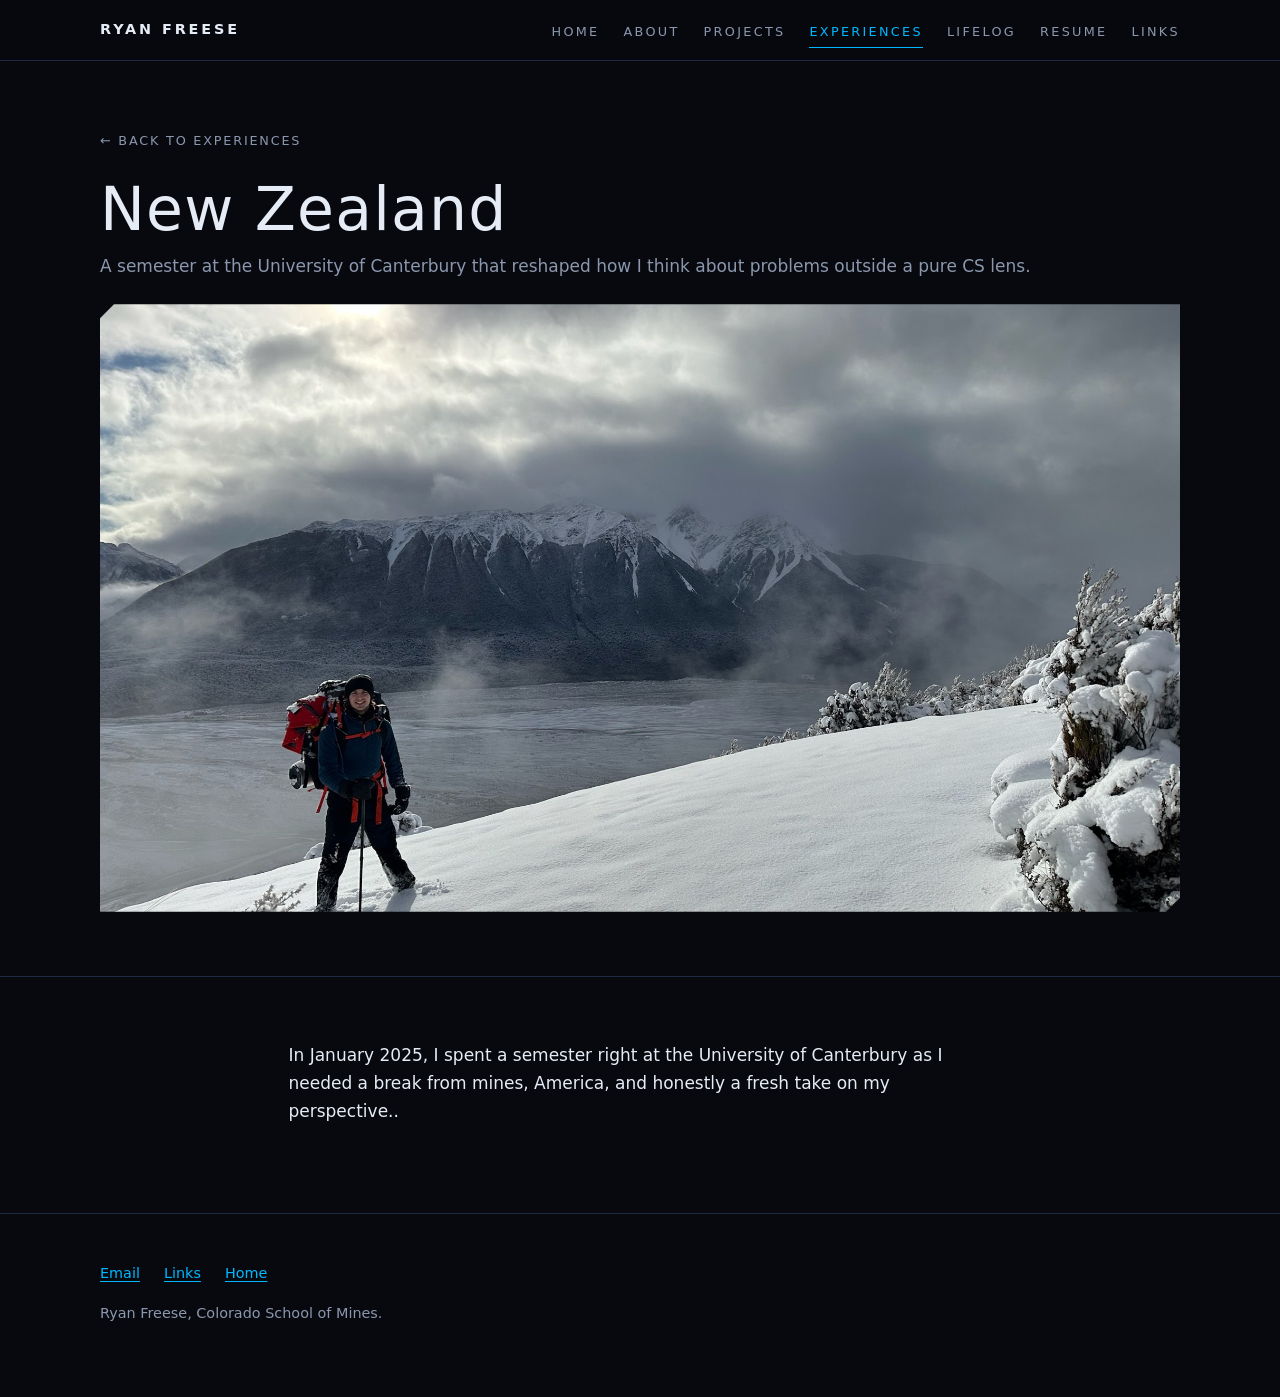
<file: experiences/new-zealand.html>
<!doctype html>
<html lang="en">
<head>
  <meta charset="utf-8">
  <meta name="viewport" content="width=device-width, initial-scale=1">
  <title>New Zealand | Ryan Freese</title>
  <link rel="stylesheet" href="../style.css">
</head>
<body>

  <header class="site-header">
    <div class="wrap">
      <a class="brand" href="../index.html">Ryan Freese</a>
      <nav aria-label="Main">
        <ul class="nav">
          <li><a href="../index.html">Home</a></li>
          <li><a href="../about.html">About</a></li>
          <li><a href="../projects/">Projects</a></li>
          <li><a href="../experiences/" aria-current="page">Experiences</a></li>
          <li><a href="../lifelog/">Lifelog</a></li>
          <li><a href="../resume/">Resume</a></li>
          <li><a href="../links/">Links</a></li>
        </ul>
      </nav>
    </div>
  </header>

  <main>
    <div class="page-title">
      <div class="wrap">
        <a class="back-link" href="index.html">&larr; Back to Experiences</a>
        <h1>New Zealand</h1>
        <p class="muted">A semester at the University of Canterbury that reshaped how I think about problems outside a pure CS lens.</p>
        <div class="exp-post-media"><img src="../imago/Main%20Image.jpg" alt="Ryan hiking a snowy ridge in New Zealand, backpack on, mountains and cloud in the background"></div>
      </div>
    </div>

    <section class="section">
      <div class="wrap prose">
        <p>In January 2025, I spent a semester right at the University of Canterbury as I needed a break from mines, America, and honestly a fresh take on my perspective..</p>
  
      </div>
    </section>
  </main>

  <footer class="site-footer">
    <div class="wrap">
      <ul>
        <li><a href="mailto:rfreese@mines.edu">Email</a></li>
        <li><a href="../links/">Links</a></li>
        <li><a href="../index.html">Home</a></li>
      </ul>
      <p>Ryan Freese, Colorado School of Mines.</p>
    </div>
  </footer>

</body>
</html>
</file>
<file: style.css>
/* Dark, neon-blue, crystalline. Plain CSS, system fonts, no JS.
   Spacing scale: 8 / 16 / 24 / 32 / 48 / 64 / 96 px. */

:root {
  color-scheme: dark;
  --bg: #07090f;
  --panel: #0d1220;
  --line: #1c2a44;
  --text: #e6ecf5;
  --muted: #8b97ad;
  --accent: #00b8ff;
  --s1: 8px; --s2: 16px; --s3: 24px; --s4: 32px; --s5: 48px; --s6: 64px; --s7: 96px;
  /* cut corners: the "crystal" shape used on portrait and cards */
  --facet: polygon(14px 0, 100% 0, 100% calc(100% - 14px), calc(100% - 14px) 100%, 0 100%, 0 14px);
}

html { scroll-behavior: smooth; }

body {
  margin: 0;
  background: var(--bg);
  color: var(--text);
  font-family: "Segoe UI", system-ui, -apple-system, Helvetica, Arial, sans-serif;
  font-size: 1.0625rem;
  line-height: 1.65;
}

a { color: var(--accent); text-decoration-thickness: 1px; text-underline-offset: 3px; }
a:hover { color: #7fdcff; }
:focus-visible { outline: 2px solid var(--accent); outline-offset: 3px; }

h1, h2, h3 { line-height: 1.15; margin: 0 0 var(--s2); }
h1 { font-size: clamp(2.5rem, 7vw, 4.75rem); font-weight: 300; letter-spacing: 0.02em; }
h2 { font-size: 0.95rem; font-weight: 600; letter-spacing: 0.24em; text-transform: uppercase; color: var(--accent); }
h3 { font-size: 1.25rem; font-weight: 600; }
p { margin: 0 0 var(--s3); }

.wrap { max-width: 1080px; margin: 0 auto; padding: 0 var(--s3); }
.prose { max-width: 65ch; }
.muted { color: var(--muted); }

/* ---------- header ---------- */
.site-header {
  position: sticky; top: 0; z-index: 10;
  background: rgba(7, 9, 15, 0.94);
  border-bottom: 1px solid var(--line);
}
.site-header .wrap { display: flex; flex-wrap: wrap; align-items: center; justify-content: space-between; gap: var(--s1) var(--s3); padding-top: var(--s2); padding-bottom: var(--s2); }
.brand { color: var(--text); font-weight: 600; letter-spacing: 0.2em; text-decoration: none; text-transform: uppercase; font-size: 0.9rem; }
.nav { display: flex; flex-wrap: wrap; gap: var(--s1) var(--s3); list-style: none; margin: 0; padding: 0; }
.nav a { color: var(--muted); text-decoration: none; font-size: 0.8rem; letter-spacing: 0.18em; text-transform: uppercase; padding: var(--s1) 0; border-bottom: 1px solid transparent; }
.nav a:hover, .nav a[aria-current="page"] { color: var(--accent); border-bottom-color: var(--accent); }

/* ---------- hero ---------- */
.hero {
  padding: var(--s7) 0 var(--s6);
  border-bottom: 1px solid var(--line);
  /* low-poly triangles from hard-stop gradients */
  background:
    linear-gradient(135deg, transparent 0 62%, rgba(0, 184, 255, 0.07) 62% 100%),
    linear-gradient(225deg, rgba(0, 184, 255, 0.10) 0 26%, transparent 26%),
    linear-gradient(315deg, transparent 0 78%, rgba(0, 184, 255, 0.05) 78% 100%),
    var(--bg);
}
.hero .wrap { display: grid; grid-template-columns: 1fr minmax(200px, 300px); gap: var(--s5); align-items: center; }
.hero h1 span { color: var(--accent); text-shadow: 0 0 24px rgba(0, 184, 255, 0.45); }
.hero .lead { font-size: 1.25rem; color: var(--text); margin-bottom: var(--s2); }
.hero .intro { color: var(--muted); max-width: 52ch; }

.portrait { padding: 1px; background: var(--accent); clip-path: var(--facet); aspect-ratio: 1 / 1; }
.portrait > div { height: 100%; overflow: hidden; background: var(--panel); clip-path: var(--facet); }
.portrait img { width: 100%; height: 100%; object-fit: cover; object-position: 25% center; display: block; }

/* ghost button */
.btn { display: inline-block; padding: 12px 28px; border: 1px solid var(--accent); color: var(--accent); text-decoration: none; text-transform: uppercase; letter-spacing: 0.2em; font-size: 0.8rem; transition: background 0.2s, color 0.2s; }
.btn:hover { background: var(--accent); color: var(--bg); }

/* ---------- sections ---------- */
.section { padding: var(--s6) 0; border-bottom: 1px solid var(--line); scroll-margin-top: 72px; }
.page-title { padding: var(--s6) 0 var(--s4); border-bottom: 1px solid var(--line); }
.page-title h1 { margin-bottom: var(--s1); font-size: clamp(2.25rem, 6vw, 3.75rem); }

/* ---------- skills ---------- */
.skill-lists { display: grid; grid-template-columns: repeat(3, 1fr); gap: var(--s4); margin-top: var(--s4); }
.skill-lists h3 { font-size: 0.8rem; letter-spacing: 0.2em; text-transform: uppercase; color: var(--muted); }
.skill-lists p { margin: 0; }

/* ---------- case studies ---------- */
.case { padding: var(--s4); margin-bottom: var(--s4); background: var(--panel); border: 1px solid var(--line); border-left: 3px solid var(--accent); clip-path: var(--facet); }
.case--major { padding: var(--s5) var(--s4); }
.case--major h2, .case--minor h2 { margin-bottom: var(--s1); }
.case h3 { font-size: 1.75rem; font-weight: 300; }
.case--minor h3 { font-size: 1.25rem; font-weight: 600; }
.case dl { display: grid; grid-template-columns: max-content 1fr; gap: var(--s1) var(--s3); margin: var(--s3) 0 0; }
.case dt { color: var(--accent); font-size: 0.72rem; letter-spacing: 0.18em; text-transform: uppercase; padding-top: 4px; }
.case dd { margin: 0; }

/* ---------- lifelog ---------- */
.log-entry { display: grid; grid-template-columns: 9rem 1fr; gap: var(--s3); padding: var(--s3) 0; border-top: 1px solid var(--line); }
.log-entry time { color: var(--accent); letter-spacing: 0.14em; text-transform: uppercase; font-size: 0.85rem; }
.log-entry h3 { font-size: 1rem; color: var(--muted); letter-spacing: 0.12em; text-transform: uppercase; margin: 0 0 4px; }
.log-entry p { margin: 0 0 var(--s2); }

/* ---------- experiences ---------- */
.exp-grid { display: grid; grid-template-columns: repeat(3, 1fr); gap: var(--s3); list-style: none; margin: 0; padding: 0; }
.exp-card { display: block; padding: 1px; background: var(--line); clip-path: var(--facet); text-decoration: none; color: inherit; transition: background 0.2s; }
.exp-card:hover, .exp-card:focus-visible { background: var(--accent); }
.exp-card__inner { background: var(--panel); clip-path: var(--facet); overflow: hidden; }
.exp-card__media { aspect-ratio: 16 / 10; background: var(--bg); }
.exp-card__media img { width: 100%; height: 100%; object-fit: cover; display: block; }
.exp-card__body { padding: var(--s3); }
.exp-card__body h3 { margin-bottom: 4px; }
.exp-card__body p { margin: 0; color: var(--muted); font-size: 0.9rem; }

.back-link { display: inline-flex; align-items: center; gap: 6px; margin-bottom: var(--s3); color: var(--muted); text-decoration: none; font-size: 0.8rem; letter-spacing: 0.14em; text-transform: uppercase; }
.back-link:hover { color: var(--accent); }
.exp-post-media { clip-path: var(--facet); overflow: hidden; aspect-ratio: 16 / 9; margin: var(--s3) 0 var(--s4); background: var(--bg); }
.exp-post-media img { width: 100%; height: 100%; object-fit: cover; display: block; }

/* ---------- footer ---------- */
.site-footer { padding: var(--s5) 0; color: var(--muted); font-size: 0.9rem; }
.site-footer ul { display: flex; flex-wrap: wrap; gap: var(--s1) var(--s3); list-style: none; margin: 0 0 var(--s2); padding: 0; }

/* ---------- small screens ---------- */
@media (max-width: 720px) {
  .hero { padding: var(--s6) 0 var(--s5); }
  .hero .wrap { grid-template-columns: 1fr; }
  .portrait { max-width: 220px; order: -1; }
  .skill-lists, .links-grid, .exp-grid { grid-template-columns: 1fr; }
  .case dl, .log-entry { grid-template-columns: 1fr; }
  .case dl { gap: 0; }
  .case dd { margin-bottom: var(--s2); }
}

@media (prefers-reduced-motion: reduce) {
  html { scroll-behavior: auto; }
  .btn { transition: none; }
}

/* ---------- links page ---------- */
.links-grid { display: grid; grid-template-columns: repeat(3, 1fr); gap: var(--s3); list-style: none; margin: 0; padding: 0; }
.link-card { padding: 1px; background: var(--line); clip-path: var(--facet); transition: background 0.2s; }
.link-card:hover, .link-card:focus-within { background: var(--accent); }
.link-card > div { height: 100%; box-sizing: border-box; padding: var(--s4) var(--s3); background: var(--panel); clip-path: var(--facet); text-align: center; }
.link-card h3 { margin-bottom: 4px; }
.link-card p { margin: 0 0 var(--s3); font-size: 0.9rem; }
.logo { width: 72px; height: 72px; margin: 0 auto var(--s2); display: grid; place-items: center; background: #fff; padding: 12px; box-sizing: border-box; clip-path: var(--facet); overflow: hidden; }
.logo img { width: 100%; height: 100%; object-fit: contain; }
.btn[aria-disabled="true"] { border-color: var(--line); color: var(--muted); cursor: not-allowed; }
.btn[aria-disabled="true"]:hover { background: transparent; color: var(--muted); }
</file>
